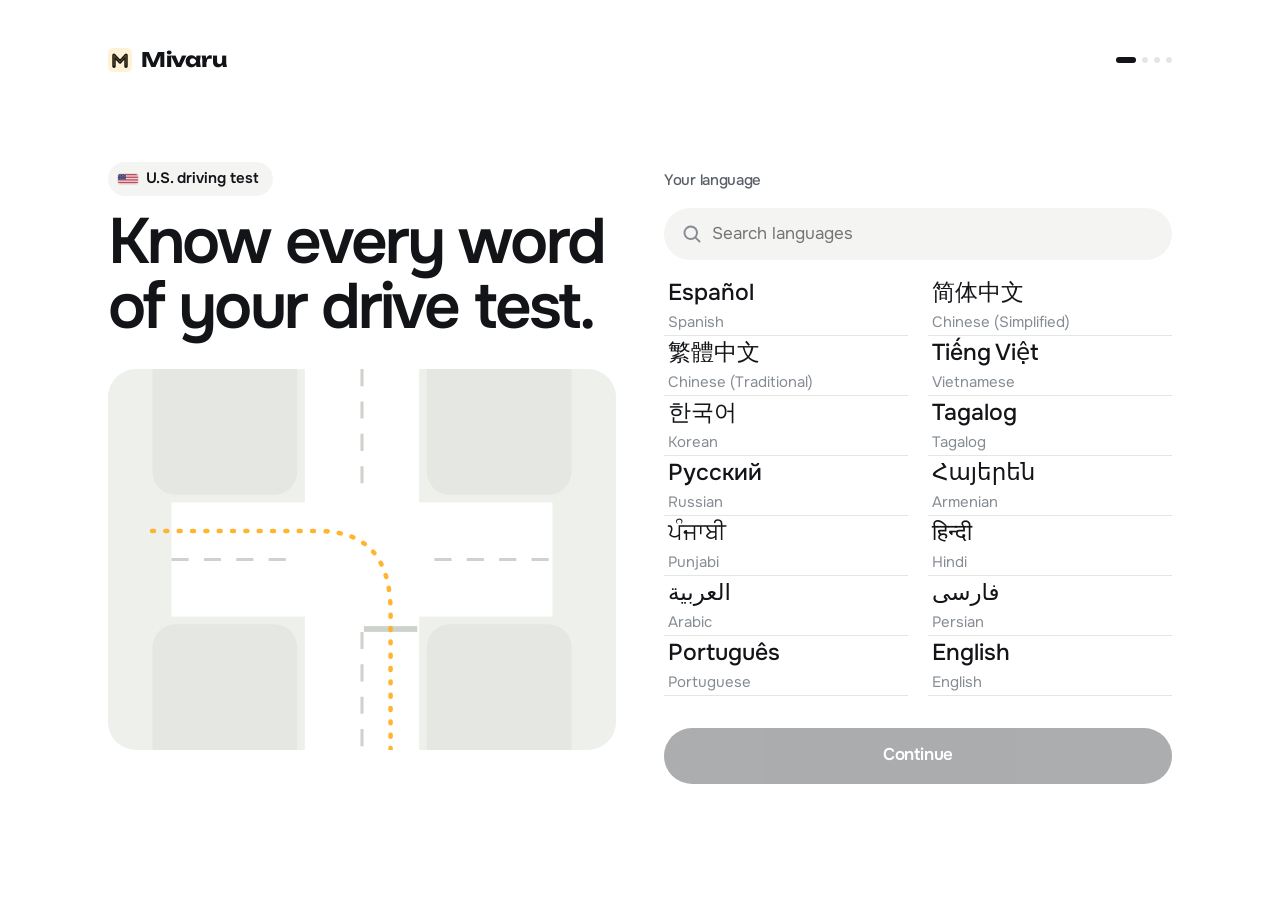
<file: index.html>
<!doctype html>
<html lang="en" dir="ltr">
<head>
<meta charset="utf-8">
<meta name="viewport" content="width=device-width, initial-scale=1, viewport-fit=cover">
<title>Mivaru</title>
<meta name="description" content="Learn the English your driving examiner will say, in your own language. Listen, tap, and speak every command before your drive test.">
<meta name="theme-color" content="#FFFFFF" media="(prefers-color-scheme: light)">
<meta name="theme-color" content="#0E1012" media="(prefers-color-scheme: dark)">
<meta name="apple-mobile-web-app-capable" content="yes">
<meta name="mobile-web-app-capable" content="yes">
<meta name="apple-mobile-web-app-status-bar-style" content="default">
<meta name="apple-mobile-web-app-title" content="Mivaru">
<meta property="og:title" content="Mivaru">
<meta property="og:description" content="The English of your drive test, in your language.">
<meta property="og:image" content="icons/og.png">
<link rel="manifest" href="manifest.webmanifest">
<link rel="icon" href="icons/icon.svg" type="image/svg+xml">
<link rel="apple-touch-icon" href="icons/apple-touch-icon.png">
<link rel="preconnect" href="https://fonts.googleapis.com">
<link rel="preconnect" href="https://fonts.gstatic.com" crossorigin>
<link rel="stylesheet" href="https://fonts.googleapis.com/css2?family=Onest:wght@400;500;600;700&display=swap">
<link rel="stylesheet" href="css/app.css">
</head>
<body>
<div id="app" aria-live="polite"></div>
<noscript><p style="padding:24px;font-family:system-ui">Mivaru needs JavaScript to run.</p></noscript>
<script type="module" src="js/app.js"></script>
</body>
</html>
</file>
<file: css/app.css>
/* Mivaru
   Layout: one column, phone first (max 560px), content left-aligned; the road scene is the only big visual.
   One accent (signal amber) marks "you are here" and the main action. Green and red are only for right and wrong. */
:root {
  --bg: #FFFFFF;
  --surface: #F4F5F3;
  --surface-2: #ECEEEA;
  --line: #E3E6E2;
  --ink: #121417;
  --ink-2: #5A6068;
  --ink-3: #868C94;
  --accent: #FFB224;
  --accent-press: #E89B0C;
  --on-accent: #121417;
  --good: #16884A;
  --good-bg: #E7F5EC;
  --bad: #D63B40;
  --bad-bg: #FCEBEB;
  --glass: rgba(255, 255, 255, .74);
  --glass-edge: rgba(255, 255, 255, .92);
  --shadow: 0 1px 2px rgba(18, 20, 23, .06), 0 12px 32px rgba(18, 20, 23, .10);
  --sc-ground: #EEF0EC;
  --sc-block: #E4E7E2;
  --sc-road: #FFFFFF;
  --sc-paint: #CDD2CB;
  --sc-curb: #C2C8C0;
  --sc-glass: rgba(18, 20, 23, .45);
  --sc-tree: #C8D2C0;
  --font: var(--font-native, 'Onest'), 'Onest', system-ui, -apple-system, 'Segoe UI', sans-serif;
  --font-en: 'Onest', system-ui, -apple-system, 'Segoe UI', sans-serif;
  --r-sm: 12px;
  --r-md: 18px;
  --r-lg: 28px;
  --ease: cubic-bezier(.2, .8, .2, 1);
  --t-xs: 13px; --t-sm: 15px; --t-md: 17px; --t-lg: 22px; --t-xl: 30px; --t-2xl: 44px;
}
@media (prefers-color-scheme: dark) { :root:not([data-theme="light"]) {
  --bg: #0E1012; --surface: #181B1E; --surface-2: #202429; --line: #2A2F34;
  --ink: #F2F3F4; --ink-2: #A3A9B0; --ink-3: #737A82;
  --accent: #FFB224; --accent-press: #FFC552; --on-accent: #121417;
  --good: #3DD68C; --good-bg: #10291B; --bad: #FF6B70; --bad-bg: #331416;
  --glass: rgba(24, 27, 30, .7); --glass-edge: rgba(255, 255, 255, .1);
  --shadow: 0 1px 2px rgba(0, 0, 0, .4), 0 12px 32px rgba(0, 0, 0, .45);
  --sc-ground: #14171A; --sc-block: #1A1D21; --sc-road: #262A2F; --sc-paint: #3B4148; --sc-curb: #4A5058; --sc-glass: rgba(0, 0, 0, .5); --sc-tree: #1E2520;
  color-scheme: dark;
} }
:root[data-theme="dark"] {
  --bg: #0E1012; --surface: #181B1E; --surface-2: #202429; --line: #2A2F34;
  --ink: #F2F3F4; --ink-2: #A3A9B0; --ink-3: #737A82;
  --accent: #FFB224; --accent-press: #FFC552; --on-accent: #121417;
  --good: #3DD68C; --good-bg: #10291B; --bad: #FF6B70; --bad-bg: #331416;
  --glass: rgba(24, 27, 30, .7); --glass-edge: rgba(255, 255, 255, .1);
  --shadow: 0 1px 2px rgba(0, 0, 0, .4), 0 12px 32px rgba(0, 0, 0, .45);
  --sc-ground: #14171A; --sc-block: #1A1D21; --sc-road: #262A2F; --sc-paint: #3B4148; --sc-curb: #4A5058; --sc-glass: rgba(0, 0, 0, .5); --sc-tree: #1E2520;
  color-scheme: dark;
}

* { box-sizing: border-box; -webkit-tap-highlight-color: transparent; }
html, body { height: 100%; }
body {
  margin: 0; background: var(--bg); color: var(--ink);
  font: 400 var(--t-md)/1.45 var(--font);
  -webkit-font-smoothing: antialiased; text-rendering: optimizeLegibility;
  overscroll-behavior-y: none;
}
body::before { content: ""; position: fixed; inset: 0 0 auto; height: env(safe-area-inset-top, 0px); z-index: 30; background: var(--bg); }
button, input { font: inherit; color: inherit; }
button { cursor: pointer; border: 0; background: none; padding: 0; }
:focus-visible { outline: 3px solid var(--accent); outline-offset: 2px; border-radius: 10px; }
h1, h2, h3, p { margin: 0; }
h1, h2 { text-wrap: balance; letter-spacing: -.02em; }
.en { font-family: var(--font-en); }
[dir="rtl"] [lang="en"] { direction: ltr; unicode-bidi: isolate; text-align: left; }
[dir="rtl"] .options [lang="en"], [dir="rtl"] .pair[lang="en"] { text-align: left; }
[hidden] { display: none !important; }
.sr { position: absolute; width: 1px; height: 1px; overflow: hidden; clip: rect(0 0 0 0); white-space: nowrap; }

#app { min-height: 100%; }
.view {
  max-width: 560px; margin: 0 auto; min-height: 100dvh;
  padding-left: max(20px, env(safe-area-inset-left, 0px));
  padding-right: max(20px, env(safe-area-inset-right, 0px));
  padding-block: calc(16px + env(safe-area-inset-top, 0px)) calc(24px + env(safe-area-inset-bottom, 0px));
  display: flex; flex-direction: column;
  animation: viewIn .32s var(--ease);
}
@keyframes viewIn { from { opacity: 0; transform: translateY(8px); } }
.view.has-tabs { padding-bottom: calc(110px + env(safe-area-inset-bottom, 0px)); }

/* ---------- Buttons ---------- */
.btn {
  min-height: 56px; border-radius: 28px; padding: 0 24px;
  display: inline-flex; align-items: center; justify-content: center; gap: 10px;
  font-weight: 600; font-size: var(--t-md); letter-spacing: -.01em;
  transition: transform .12s var(--ease), background-color .2s, opacity .2s;
  user-select: none;
}
.btn:active { transform: scale(.98); }
.btn-primary { background: var(--ink); color: var(--bg); }
.btn-accent { background: var(--accent); color: var(--on-accent); }
.btn-accent:active { background: var(--accent-press); }
.btn-ghost { background: var(--surface); color: var(--ink); }
.btn-good { background: var(--good); color: #fff; }
.btn-bad { background: var(--bad); color: #fff; }
.btn-block { width: 100%; }
.btn[aria-disabled="true"] { opacity: .35; }
.icon-btn {
  width: 44px; height: 44px; border-radius: 22px; display: inline-flex; align-items: center; justify-content: center;
  color: var(--ink-2); transition: background-color .2s;
}
.icon-btn:hover { background: var(--surface); }
.link { color: var(--ink); text-decoration: underline; text-underline-offset: 3px; text-decoration-thickness: 1px; }
.text-btn { color: var(--ink-2); font-weight: 500; min-height: 44px; padding: 0 8px; }

/* ---------- Top bars ---------- */
.bar { display: flex; align-items: center; justify-content: space-between; gap: 12px; min-height: 48px; }
@font-face { font-family: 'Unbounded'; src: url('../fonts/unbounded-700.woff2') format('woff2'); font-weight: 700; font-display: swap; }
.brand { display: flex; align-items: center; gap: 9px; font: 700 20px/1 'Unbounded', var(--font-en); letter-spacing: -.02em; }
.chips { display: flex; gap: 8px; }
.chip {
  height: 36px; padding: 0 14px; border-radius: 18px; display: inline-flex; align-items: center; gap: 6px;
  font-size: 14px; font-weight: 600; background: var(--surface); color: var(--ink);
}
.chip svg { color: var(--accent); }
.glass {
  background: var(--glass);
  -webkit-backdrop-filter: blur(22px) saturate(1.7); backdrop-filter: blur(22px) saturate(1.7);
  border: 1px solid var(--glass-edge); box-shadow: var(--shadow);
}

/* ---------- Home ---------- */
.home { position: relative; padding: 0; max-width: none; }
.home-scene { position: fixed; inset: 0; z-index: 0; overflow: hidden; background: var(--sc-ground); }
.home-scene svg { position: absolute; inset: 0; width: 100%; height: 100%; overflow: visible; }
.home-scene[data-part="dusk"] { --sc-ground: #F1EEE8; --sc-block: #E8E3DA; }
.home-ui {
  position: relative; z-index: 1; max-width: 560px; margin: 0 auto; min-height: 100dvh;
  padding-left: max(14px, env(safe-area-inset-left, 0px)); padding-right: max(14px, env(safe-area-inset-right, 0px));
  padding-block: calc(14px + env(safe-area-inset-top, 0px)) calc(104px + env(safe-area-inset-bottom, 0px));
  display: flex; flex-direction: column; gap: 12px;
}
.home-ui .chip { background: var(--glass); -webkit-backdrop-filter: blur(20px); backdrop-filter: blur(20px); border: 1px solid var(--glass-edge); }
.route { border-radius: 22px; padding: 14px 16px; display: flex; flex-direction: column; gap: 10px; }
.track { display: flex; align-items: center; }
.track .stop { width: 9px; height: 9px; border-radius: 50%; background: var(--ink-3); opacity: .4; flex: none; }
.track .stop.done { background: var(--ink); opacity: 1; }
.track .stop.now { width: 18px; height: 18px; background: var(--accent); opacity: 1; box-shadow: 0 0 0 5px color-mix(in srgb, var(--accent) 30%, transparent); }
.track .seg { flex: 1; height: 2px; background: var(--ink-3); opacity: .3; }
.track .seg.done { background: var(--ink); opacity: 1; }
.track .goal { width: 14px; height: 14px; border-radius: 4px; border: 2px solid var(--ink-3); flex: none; }
.track .goal.done { background: var(--ink); border-color: var(--ink); }
.route-meta { display: flex; justify-content: space-between; gap: 12px; font-size: var(--t-sm); color: var(--ink-2); }
.route-meta b { color: var(--ink); font-weight: 600; }
.spacer { flex: 1; }
.lesson-card { border-radius: 32px; padding: 22px; display: flex; flex-direction: column; gap: 4px; }
.lesson-card .card-row { display: flex; align-items: center; justify-content: space-between; gap: 12px; }
.kicker { font-size: var(--t-sm); color: var(--ink-2); font-weight: 500; display: flex; align-items: center; gap: 6px; }
.play-big {
  width: 56px; height: 56px; border-radius: 50%; background: var(--accent); color: var(--on-accent);
  display: inline-flex; align-items: center; justify-content: center; flex: none;
  transition: transform .12s var(--ease);
}
.play-big:active { transform: scale(.94); }
.play-big.playing { animation: pulse 1s var(--ease) infinite; }
@keyframes pulse { 50% { box-shadow: 0 0 0 10px color-mix(in srgb, var(--accent) 25%, transparent); } }
.cmd { font: 600 clamp(32px, 9.5vw, 46px)/1.04 var(--font-en); letter-spacing: -.045em; margin-top: 8px; }
.cmd-tr { font-size: var(--t-lg); color: var(--ink-2); margin: 8px 0 16px; line-height: 1.3; }
.quick { display: grid; grid-template-columns: repeat(2, minmax(0, 1fr)); gap: 10px; }
.quick button { border-radius: 22px; padding: 14px 16px; min-height: 64px; display: flex; align-items: center; gap: 10px; font-weight: 600; font-size: var(--t-sm); text-align: start; }
.quick svg { flex: none; color: var(--ink-2); }

/* ---------- Tabs ---------- */
.tabs {
  position: fixed; z-index: 20; left: 50%; transform: translateX(-50%);
  bottom: calc(18px + env(safe-area-inset-bottom, 0px));
  height: 64px; border-radius: 32px; padding: 0 8px; display: flex; align-items: center; gap: 4px;
}
.tab {
  height: 50px; min-width: 76px; border-radius: 25px; display: flex; flex-direction: column; align-items: center; justify-content: center; gap: 2px;
  font-size: 11px; font-weight: 600; color: var(--ink-3);
}
.tab[aria-current="page"] { background: color-mix(in srgb, var(--ink) 8%, transparent); color: var(--ink); }

/* ---------- Onboarding ---------- */
.onb { gap: 24px; }
.onb-hero { display: flex; flex-direction: column; gap: 14px; padding-top: 8vh; }
.onb-hero h1 { font: 600 clamp(36px, 10vw, 52px)/1.02 var(--font-en); letter-spacing: -.045em; }
.onb-hero .tr { font-size: var(--t-lg); color: var(--ink-2); line-height: 1.3; }
.onb-scene { height: 200px; border-radius: var(--r-lg); overflow: hidden; background: var(--sc-ground); }
.onb-scene svg { width: 100%; height: 100%; }
.search { position: relative; }
.search input {
  width: 100%; height: 52px; border-radius: 26px; border: 0; background: var(--surface); padding: 0 18px 0 48px; font-size: var(--t-md);
}
[dir="rtl"] .search input { padding: 0 48px 0 18px; }
.search svg { position: absolute; inset-inline-start: 18px; top: 50%; transform: translateY(-50%); color: var(--ink-3); }
.lang-list { display: flex; flex-direction: column; }
.lang {
  min-height: 60px; display: flex; align-items: center; justify-content: space-between; gap: 12px;
  border-bottom: 1px solid var(--line); text-align: start; padding: 0 4px;
}
.lang .native { font-size: var(--t-lg); font-weight: 500; }
.lang .eng { font-size: var(--t-sm); color: var(--ink-3); }
.lang[aria-pressed="true"] .tick { opacity: 1; transform: scale(1); }
.tick { width: 28px; height: 28px; border-radius: 50%; background: var(--ink); color: var(--bg); display: flex; align-items: center; justify-content: center; opacity: 0; transform: scale(.6); transition: .2s var(--ease); }
.sticky-foot {
  position: sticky; bottom: 0; margin-top: auto; padding-top: 16px;
  padding-bottom: calc(8px + env(safe-area-inset-bottom, 0px));
  background: linear-gradient(to top, var(--bg) 70%, transparent);
  display: flex; flex-direction: column; gap: 10px;
}
.field input {
  width: 100%; height: 60px; border-radius: 20px; border: 1.5px solid var(--line); background: var(--bg); padding: 0 18px; font-size: var(--t-lg);
}
.field input:focus { border-color: var(--ink); outline: none; }
.agree { display: flex; align-items: flex-start; gap: 12px; font-size: var(--t-sm); color: var(--ink-2); padding: 8px 0; }
.agree input { width: 24px; height: 24px; accent-color: var(--ink); flex: none; margin: 0; }
.hint-err { color: var(--bad); font-size: var(--t-sm); min-height: 1.4em; }
.mic-hero { width: 120px; height: 120px; border-radius: 50%; background: var(--surface); display: flex; align-items: center; justify-content: center; color: var(--ink); margin: 6vh 0 8px; }
.mic-hero svg { width: 48px; height: 48px; }
.onb-title { font: 600 var(--t-xl)/1.1 var(--font); letter-spacing: -.03em; }
.onb-body { color: var(--ink-2); font-size: var(--t-md); max-width: 36ch; }
.dots { display: flex; gap: 6px; }
.dots i { width: 6px; height: 6px; border-radius: 3px; background: var(--line); transition: .3s var(--ease); }
.dots i.on { width: 20px; background: var(--ink); }

/* ---------- Lesson ---------- */
.lesson { gap: 18px; }
.lesson-top { display: flex; align-items: center; gap: 10px; }
.meter { flex: 1; height: 8px; border-radius: 4px; background: var(--surface-2); overflow: hidden; }
.meter i { display: block; height: 100%; background: var(--ink); border-radius: 4px; transition: width .5s var(--ease); }
.prompt { font: 600 var(--t-lg)/1.25 var(--font); letter-spacing: -.02em; }
.audio-row { display: flex; align-items: center; gap: 12px; }
.play-sm { width: 44px; height: 44px; border-radius: 22px; background: var(--surface); color: var(--ink); display: inline-flex; align-items: center; justify-content: center; }
.en-line { font: 600 var(--t-xl)/1.15 var(--font-en); letter-spacing: -.03em; }
.en-line.hidden-text { color: transparent; background: var(--surface); border-radius: 10px; user-select: none; }
.reveal { color: var(--ink-3); font-size: var(--t-sm); min-height: 32px; }
.stage-visual { border-radius: var(--r-lg); overflow: hidden; background: var(--sc-ground); aspect-ratio: 16 / 10; max-width: 100%; }
.stage-visual svg { width: 100%; height: 100%; }
.options { display: flex; flex-direction: column; gap: 10px; }
.opt {
  min-height: 60px; border-radius: var(--r-md); border: 1.5px solid var(--line); padding: 14px 18px; text-align: start;
  font-size: var(--t-md); line-height: 1.3; transition: border-color .15s, background-color .15s, transform .12s var(--ease);
  background: var(--bg);
}
.opt:active { transform: scale(.99); }
.opt[aria-pressed="true"] { border-color: var(--ink); background: var(--surface); }
.opt.is-good { border-color: var(--good); background: var(--good-bg); color: var(--ink); }
.opt.is-bad { border-color: var(--bad); background: var(--bad-bg); }
.grid-2 { display: grid; grid-template-columns: repeat(2, minmax(0, 1fr)); gap: 10px; }
.vopt {
  aspect-ratio: 1; border-radius: var(--r-md); border: 1.5px solid var(--line); background: var(--sc-ground); overflow: hidden; padding: 0;
  transition: border-color .15s, transform .12s var(--ease), box-shadow .15s; position: relative;
}
.vopt svg.scene { width: 100%; height: 100%; display: block; }
.vopt[aria-pressed="true"] { border-color: var(--ink); box-shadow: 0 0 0 2px var(--ink); }
.vopt.is-good { border-color: var(--good); box-shadow: 0 0 0 3px var(--good); }
.vopt.is-bad { border-color: var(--bad); box-shadow: 0 0 0 3px var(--bad); opacity: .7; }
.icon-tile { width: 100%; height: 100%; display: flex; align-items: center; justify-content: center; color: var(--ink); background: var(--surface); }
.vopt .mark-badge { position: absolute; top: 8px; inset-inline-end: 8px; width: 28px; height: 28px; border-radius: 14px; display: flex; align-items: center; justify-content: center; color: #fff; }
.blink { animation: blink 1s steps(2) infinite; }
@keyframes blink { 50% { opacity: 0; } }

.build-answer { min-height: 116px; border-bottom: 1.5px solid var(--line); display: flex; flex-wrap: wrap; align-content: flex-start; gap: 8px; padding: 6px 0 14px; }
.bank { display: flex; flex-wrap: wrap; gap: 8px; justify-content: center; }
.word {
  min-height: 48px; padding: 0 16px; border-radius: 14px; border: 1.5px solid var(--line); background: var(--bg);
  font: 500 var(--t-md) var(--font-en); box-shadow: 0 2px 0 var(--line); transition: transform .12s var(--ease), opacity .15s;
}
.word:active { transform: translateY(1px); box-shadow: 0 1px 0 var(--line); }
.word.used { opacity: .25; pointer-events: none; box-shadow: none; }

.speak-zone { display: flex; flex-direction: column; align-items: center; gap: 14px; padding: 12px 0; }
.mic-btn {
  width: 112px; height: 112px; border-radius: 50%; background: var(--ink); color: var(--bg);
  display: flex; align-items: center; justify-content: center; position: relative;
  transition: transform .12s var(--ease), background-color .2s;
}
.mic-btn:active { transform: scale(.96); }
.mic-btn.on { background: var(--accent); color: var(--on-accent); }
.mic-btn.on::before, .mic-btn.on::after {
  content: ""; position: absolute; inset: -10px; border-radius: 50%; border: 2px solid var(--accent); animation: ring 1.4s var(--ease) infinite;
}
.mic-btn.on::after { animation-delay: .7s; }
@keyframes ring { from { transform: scale(.9); opacity: 1; } to { transform: scale(1.35); opacity: 0; } }
.mic-label { color: var(--ink-2); font-size: var(--t-sm); min-height: 1.4em; text-align: center; }
.marks { display: flex; flex-wrap: wrap; gap: 6px 8px; font: 600 var(--t-xl)/1.2 var(--font-en); letter-spacing: -.02em; }
.marks .ok { color: var(--good); }
.marks .miss { color: var(--bad); text-decoration: underline wavy; text-decoration-thickness: 2px; text-underline-offset: 5px; }

.pairs { display: grid; grid-template-columns: repeat(2, minmax(0, 1fr)); gap: 10px; }
.pairs .col { display: flex; flex-direction: column; gap: 10px; }
.pair {
  min-height: 72px; border-radius: var(--r-md); border: 1.5px solid var(--line); background: var(--bg); padding: 10px 12px; font-size: var(--t-sm); line-height: 1.25; text-align: start;
  transition: .15s var(--ease);
}
.pair.en { font-weight: 600; }
.pair[aria-pressed="true"] { border-color: var(--ink); background: var(--surface); }
.pair.matched { opacity: .25; pointer-events: none; border-style: dashed; }
.pair.wrong { border-color: var(--bad); background: var(--bad-bg); animation: shake .3s; }
@keyframes shake { 25% { transform: translateX(-4px); } 75% { transform: translateX(4px); } }

.lesson-foot { margin-top: auto; padding-top: 12px; display: flex; flex-direction: column; gap: 8px; }
.feedback {
  position: fixed; left: 0; right: 0; bottom: 0; z-index: 40;
  padding: 20px max(20px, env(safe-area-inset-right, 0px)) calc(20px + env(safe-area-inset-bottom, 0px)) max(20px, env(safe-area-inset-left, 0px));
  border-radius: 28px 28px 0 0; transform: translateY(105%); transition: transform .38s var(--ease);
  display: flex; justify-content: center;
}
.feedback.show { transform: none; }
.feedback .inner { width: 100%; max-width: 520px; display: flex; flex-direction: column; gap: 14px; }
.feedback.good { background: var(--good-bg); }
.feedback.bad { background: var(--bad-bg); }
.fb-head { display: flex; align-items: center; gap: 12px; }
.fb-icon { width: 36px; height: 36px; border-radius: 50%; display: flex; align-items: center; justify-content: center; color: #fff; flex: none; }
.good .fb-icon { background: var(--good); }
.bad .fb-icon { background: var(--bad); }
.fb-title { font: 700 var(--t-lg)/1.1 var(--font); }
.good .fb-title { color: var(--good); }
.bad .fb-title { color: var(--bad); }
.fb-body { display: flex; flex-direction: column; gap: 2px; padding-inline-start: 48px; }
.fb-body .en { font-weight: 600; }
.fb-body .tr { color: var(--ink-2); font-size: var(--t-sm); }

/* ---------- Done ---------- */
.done { align-items: stretch; justify-content: center; gap: 28px; text-align: start; }
.done-title { font: 600 var(--t-2xl)/1 var(--font); letter-spacing: -.04em; }
.stats { display: grid; grid-template-columns: repeat(3, minmax(0, 1fr)); gap: 10px; }
.stat { background: var(--surface); border-radius: var(--r-md); padding: 14px; display: flex; flex-direction: column; gap: 4px; }
.stat span { font-size: var(--t-xs); color: var(--ink-2); }
.stat b { font: 600 var(--t-lg) var(--font-en); font-variant-numeric: tabular-nums; }
.done-visual { height: 180px; border-radius: var(--r-lg); overflow: hidden; background: var(--sc-ground); }
.done-visual svg { width: 100%; height: 100%; }

/* ---------- Pages ---------- */
.page-title { font: 600 var(--t-xl)/1.1 var(--font); letter-spacing: -.03em; }
.section-label { font-size: var(--t-sm); color: var(--ink-2); font-weight: 500; margin-top: 8px; }
.list { display: flex; flex-direction: column; border-radius: var(--r-md); background: var(--surface); overflow: hidden; }
.row {
  min-height: 56px; display: flex; align-items: center; justify-content: space-between; gap: 12px;
  padding: 10px 16px; text-align: start; border-bottom: 1px solid var(--line); width: 100%;
}
.list > :last-child { border-bottom: 0; }
.row .val { color: var(--ink-2); font-size: var(--t-sm); display: flex; align-items: center; gap: 6px; }
.seg-ctl { display: grid; grid-template-columns: repeat(3, minmax(0, 1fr)); gap: 4px; background: var(--surface); padding: 4px; border-radius: 16px; }
.seg-ctl button { min-height: 44px; border-radius: 12px; font-weight: 600; font-size: var(--t-sm); color: var(--ink-2); }
.seg-ctl button[aria-pressed="true"] { background: var(--bg); color: var(--ink); box-shadow: var(--shadow); }
.switch { width: 52px; height: 32px; border-radius: 16px; background: var(--surface-2); position: relative; flex: none; transition: background-color .2s; }
.switch::after { content: ""; position: absolute; top: 3px; inset-inline-start: 3px; width: 26px; height: 26px; border-radius: 50%; background: #fff; box-shadow: 0 1px 3px rgba(0,0,0,.2); transition: transform .2s var(--ease); }
.switch[aria-checked="true"] { background: var(--good); }
.switch[aria-checked="true"]::after { transform: translateX(20px); }
[dir="rtl"] .switch[aria-checked="true"]::after { transform: translateX(-20px); }
select.select { appearance: none; background: transparent; border: 0; color: var(--ink-2); font: inherit; font-size: var(--t-sm); text-align: end; max-width: 55vw; }
.stage-list { display: flex; flex-direction: column; gap: 10px; }
.stage-row { display: flex; align-items: center; gap: 14px; padding: 14px; border-radius: var(--r-md); background: var(--surface); text-align: start; width: 100%; }
.stage-row .ico { width: 48px; height: 48px; border-radius: 14px; background: var(--bg); display: flex; align-items: center; justify-content: center; color: var(--ink); flex: none; }
.stage-row .ico svg { width: 30px; height: 30px; }
.stage-row.locked { opacity: .5; }
.stage-row .grow { flex: 1; min-width: 0; display: flex; flex-direction: column; gap: 2px; }
.stage-row .sub { font-size: var(--t-xs); color: var(--ink-2); }
.phr { display: flex; align-items: flex-start; gap: 12px; padding: 14px 0; border-bottom: 1px solid var(--line); }
.phr .txt { flex: 1; min-width: 0; display: flex; flex-direction: column; gap: 2px; }
.phr .en { font-weight: 600; }
.phr .tr { color: var(--ink-2); font-size: var(--t-sm); }
.empty { color: var(--ink-2); padding: 24px 0; }
.big-stats { display: grid; grid-template-columns: repeat(2, minmax(0, 1fr)); gap: 10px; }
.big-stats .stat b { font-size: var(--t-xl); }
.legal { font-size: var(--t-sm); line-height: 1.6; color: var(--ink); max-width: 68ch; }
.legal h1 { font: 600 var(--t-xl)/1.1 var(--font-en); margin-bottom: 4px; }
.legal h2 { font: 600 var(--t-md) var(--font-en); margin: 22px 0 6px; }
.legal p { margin: 0 0 10px; color: var(--ink-2); }
.legal .legal-meta { color: var(--ink-3); }

/* ---------- Sheet / toast ---------- */
.scrim { position: fixed; inset: 0; z-index: 50; background: rgba(0, 0, 0, .32); display: flex; align-items: flex-end; justify-content: center; animation: fade .2s; }
@keyframes fade { from { opacity: 0; } }
.sheet {
  width: 100%; max-width: 560px; background: var(--bg); border-radius: 28px 28px 0 0;
  padding: 24px max(22px, env(safe-area-inset-right, 0px)) calc(22px + env(safe-area-inset-bottom, 0px)) max(22px, env(safe-area-inset-left, 0px));
  display: flex; flex-direction: column; gap: 14px; animation: up .3s var(--ease); max-height: 88dvh; overflow: auto;
}
@keyframes up { from { transform: translateY(40px); opacity: 0; } }
.sheet h2 { font: 600 var(--t-lg) var(--font); }
.sheet p { color: var(--ink-2); }
.toast {
  position: fixed; left: 50%; transform: translateX(-50%); top: calc(16px + env(safe-area-inset-top, 0px)); z-index: 60;
  background: var(--ink); color: var(--bg); padding: 12px 18px; border-radius: 22px; font-size: var(--t-sm); font-weight: 500;
  box-shadow: var(--shadow); animation: fade .2s; max-width: calc(100% - 32px);
}
.offline-pill { position: fixed; top: calc(10px + env(safe-area-inset-top, 0px)); left: 50%; transform: translateX(-50%); z-index: 45; font-size: var(--t-xs); background: var(--surface-2); color: var(--ink-2); padding: 6px 12px; border-radius: 14px; }

/* ---------- Exam ---------- */
.exam-stats { display: grid; grid-template-columns: repeat(2, minmax(0, 1fr)); gap: 10px; }
.exam-stats .stat b.warn { color: var(--bad); }

/* ---------- Wide screens ---------- */
@media (min-width: 900px) {
  .home-ui { padding-top: calc(28px + env(safe-area-inset-top, 0px)); }
  .lesson-card { padding: 28px; }
  .view { padding-block: 32px; }
}
@media (prefers-reduced-motion: reduce) {
  *, *::before, *::after { animation-duration: .001ms !important; animation-iteration-count: 1 !important; transition-duration: .001ms !important; }
}

.inline-input { border: 0; background: transparent; text-align: end; color: var(--ink-2); font-size: var(--t-sm); max-width: 55%; min-height: 40px; padding: 0; }
.inline-input:focus { outline: none; color: var(--ink); }

/* U.S. label */
.flag { display: inline-block; border-radius: 2.5px; box-shadow: 0 0 0 1px rgba(0,0,0,.08); flex: none; vertical-align: middle; }
.us-pill { align-self: flex-start; display: inline-flex; align-items: center; gap: 8px; height: 34px; padding: 0 14px 0 10px; border-radius: 17px; background: var(--surface); font-size: var(--t-sm); font-weight: 600; color: var(--ink); }
.brand .flag { margin-inline-start: 2px; }
.route-foot { display: flex; align-items: center; gap: 8px; padding-top: 10px; border-top: 1px solid color-mix(in srgb, var(--ink) 8%, transparent); font-size: var(--t-xs); color: var(--ink-2); }

/* Minimal home */
.step-pill { height: 36px; padding: 0 12px; border-radius: 18px; display: inline-flex; align-items: center; gap: 10px; font: 600 13px var(--font-en); color: var(--ink-2); font-variant-numeric: tabular-nums; }
.mini-track { display: inline-flex; gap: 4px; align-items: center; }
.mini-track i { width: 6px; height: 6px; border-radius: 3px; background: color-mix(in srgb, var(--ink) 18%, transparent); transition: .3s var(--ease); }
.mini-track i.done { background: var(--ink); }
.mini-track i.now { width: 16px; background: var(--accent); }
.lesson-card .kicker { align-self: flex-start; min-height: 32px; padding: 0; color: var(--ink-2); font-size: var(--t-sm); font-weight: 500; }
.cmd-row { display: flex; align-items: flex-start; justify-content: space-between; gap: 14px; }
.cmd-row .cmd { margin-top: 2px; flex: 1; min-width: 0; }
.cmd-row .play-big { margin-top: 4px; }
.home-ui { padding-bottom: calc(100px + env(safe-area-inset-bottom, 0px)); }
.home-scene { background: var(--sc-ground); }

/* Light illustration above exercises */
.hero-visual { height: 132px; border-radius: 24px; overflow: hidden; background: var(--sc-ground); display: flex; align-items: center; justify-content: center; flex: none; }
.hero-visual svg.scene { width: 100%; height: 100%; }
.hero-visual.is-icon { color: var(--ink); background: var(--surface); }
.hero-visual.is-icon svg { opacity: .9; }
.icon-tile { background: var(--surface); }
.vopt { background: var(--sc-ground); border-color: transparent; }
.vopt[aria-pressed="true"] { border-color: var(--ink); }

.hero-visual { position: relative; }
.hero-visual + .audio-row { margin-top: -74px; padding-inline-start: 12px; position: relative; z-index: 1; height: 62px; }
.hero-visual + .audio-row .play-sm { background: var(--bg); box-shadow: var(--shadow); }

/* ---------- Hear it, do it ---------- */
.pblock { display: flex; flex-direction: column; gap: 6px; }
.pb-en { font: 600 var(--t-lg)/1.2 var(--font-en); letter-spacing: -.02em; }
.pb-say { font-size: var(--t-md); color: var(--ink); background: var(--surface); border-radius: 14px; padding: 10px 12px; display: flex; flex-direction: column; gap: 2px; }
.pb-label { font-size: var(--t-xs); color: var(--ink-3); font-weight: 600; }
.pb-tr { color: var(--ink-2); font-size: var(--t-md); }
.reveal-btn { align-self: flex-start; min-height: 40px; padding: 0 14px; border-radius: 20px; background: var(--surface); color: var(--ink-2); font-weight: 600; font-size: var(--t-sm); display: inline-flex; align-items: center; gap: 6px; }
.timebar { height: 6px; border-radius: 3px; background: var(--surface-2); overflow: hidden; }
.timebar i { display: block; height: 100%; width: 100%; background: var(--accent); }
.say { color: var(--ink); font-size: var(--t-sm); opacity: .85; }
.fb-body .say { font-size: var(--t-sm); }
.drive-btn { border-radius: 24px; min-height: 60px; padding: 0 18px; display: flex; align-items: center; gap: 12px; font-weight: 600; font-size: var(--t-md); color: var(--ink); }
.drive-btn span { flex: 1; text-align: start; }
.feature { display: flex; align-items: center; gap: 14px; padding: 16px; border-radius: var(--r-md); background: var(--ink); color: var(--bg); text-align: start; width: 100%; }
.feature .grow { flex: 1; min-width: 0; display: flex; flex-direction: column; gap: 2px; }
.feature .sub { font-size: var(--t-xs); opacity: .75; }
.feature-ico { width: 44px; height: 44px; border-radius: 14px; background: var(--accent); color: var(--on-accent); display: flex; align-items: center; justify-content: center; flex: none; }
.row-l { display: flex; gap: 12px; align-items: center; }
.checks { list-style: none; margin: 0; padding: 0; display: flex; flex-direction: column; border-radius: var(--r-md); background: var(--surface); }
.checks li { display: flex; gap: 12px; align-items: flex-start; padding: 12px 16px; border-bottom: 1px solid var(--line); font-size: var(--t-sm); line-height: 1.4; }
.checks li:last-child { border-bottom: 0; }
.checks li svg { color: var(--good); flex: none; margin-top: 1px; }
.err-label { font-size: var(--t-xs); font-weight: 700; color: var(--bad); }
.err-label.crit::after { content: " ●"; }
.done-title.pass { color: var(--good); }
.done-title.fail { color: var(--bad); }
.stat b.okc { color: var(--good); }
.stat b.warn { color: var(--bad); }

/* ---------- Drive test ---------- */
.drv { position: fixed; inset: 0; background: #DCE8F2; color: #121417; overflow: hidden; touch-action: none; user-select: none; -webkit-user-select: none; color-scheme: light; }
.drv-gl { position: absolute; inset: 0; width: 100%; height: 100%; display: block; }
.drv-top { position: absolute; left: 0; right: 0; top: calc(10px + env(safe-area-inset-top, 0px)); display: flex; gap: 8px; justify-content: center; padding: 0 max(12px, env(safe-area-inset-right, 0px)) 0 max(12px, env(safe-area-inset-left, 0px)); }
.drv-chip { height: 36px; padding: 0 12px; border-radius: 18px; display: inline-flex; align-items: center; gap: 6px; font: 600 14px var(--font-en); font-variant-numeric: tabular-nums; background: rgba(255,255,255,.82); -webkit-backdrop-filter: blur(16px); backdrop-filter: blur(16px); border: 1px solid rgba(255,255,255,.95); color: #121417; }
.drv-chip:first-child { margin-inline-end: auto; width: 36px; padding: 0; justify-content: center; }
.drv-chip .dot { width: 8px; height: 8px; border-radius: 4px; background: #D63B40; }
.drv-chip.bump { animation: bump .5s var(--ease); background: #FCEBEB; }
@keyframes bump { 30% { transform: scale(1.12); } }
.drv-voice { position: absolute; top: calc(58px + env(safe-area-inset-top, 0px)); left: 50%; transform: translateX(-50%); display: flex; gap: 4px; height: 22px; align-items: center; opacity: 0; transition: opacity .2s; }
.drv-voice.on { opacity: 1; }
.drv-voice span { width: 5px; height: 8px; border-radius: 3px; background: #121417; animation: vb .9s ease-in-out infinite; }
.drv-voice span:nth-child(2) { animation-delay: .15s; } .drv-voice span:nth-child(3) { animation-delay: .3s; }
@keyframes vb { 50% { height: 20px; } }
.drv-repeat { position: absolute; top: calc(56px + env(safe-area-inset-top, 0px)); right: max(12px, env(safe-area-inset-right, 0px)); height: 34px; padding: 0 12px; border-radius: 17px; display: inline-flex; align-items: center; gap: 6px; font: 600 13px var(--font-en); background: rgba(255,255,255,.82); border: 1px solid rgba(255,255,255,.95); color: #121417; }
.drv-panel { position: absolute; left: 0; right: 0; bottom: 0; padding: 12px max(12px, env(safe-area-inset-right, 0px)) calc(12px + env(safe-area-inset-bottom, 0px)) max(12px, env(safe-area-inset-left, 0px));
  background: linear-gradient(to top, rgba(18,20,23,.92), rgba(18,20,23,.78)); -webkit-backdrop-filter: blur(18px); backdrop-filter: blur(18px); color: #F2F3F4; border-radius: 26px 26px 0 0; display: flex; flex-direction: column; gap: 10px; }
.drv-label { margin: 0; font-size: 13px; color: #A3A9B0; font-weight: 600; }
.pre-grid { display: grid; grid-template-columns: repeat(4, minmax(0, 1fr)); gap: 8px; }
.dbtn { min-height: 56px; border-radius: 16px; background: rgba(255,255,255,.09); color: #F2F3F4; display: flex; flex-direction: column; align-items: center; justify-content: center; gap: 4px; font: 600 11px var(--font); padding: 6px 4px; line-height: 1.15; text-align: center; transition: transform .1s, background-color .15s; }
.dbtn .icon { width: 28px; height: 28px; }
.dbtn.press, .dbtn:active { transform: scale(.95); background: rgba(255,255,255,.2); }
.drv-row { display: flex; align-items: center; gap: 10px; }
.drv-row.top { justify-content: space-between; }
.drv-row.top .dbtn { flex: 1; flex-direction: row; min-height: 52px; font-size: 13px; }
.dbtn.sig { flex: 0 0 76px !important; }
.dbtn.sig.on { background: #16884A; animation: sigb .75s steps(2) infinite; }
@keyframes sigb { 50% { background: rgba(22,136,74,.45); } }
.dbtn.look { background: rgba(255,178,36,.18); color: #FFC552; }
.drv-row.mid { justify-content: space-between; align-items: stretch; }
.gear { display: flex; flex-direction: column; gap: 6px; }
.gbtn { width: 46px; flex: 1; min-height: 40px; border-radius: 12px; background: rgba(255,255,255,.09); color: #A3A9B0; font: 800 16px var(--font-en); }
.gbtn[aria-pressed="true"] { background: #FFB224; color: #121417; }
.wheel { position: relative; flex: 1; max-width: 200px; aspect-ratio: 1; margin: 0 auto; }
.wheel-art { position: absolute; inset: 6%; color: #F2F3F4; transition: none; pointer-events: none; }
.wheel-art svg { width: 100%; height: 100%; }
.wzone { position: absolute; top: 0; bottom: 0; width: 50%; z-index: 1; border-radius: 50%; }
.wzone.l { left: 0; border-radius: 100px 0 0 100px; }
.wzone.r { right: 0; border-radius: 0 100px 100px 0; }
.wzone:active { background: rgba(255,255,255,.08); }
.pedals { display: flex; gap: 8px; align-items: flex-end; }
.pedal { width: 62px; min-height: 104px !important; border-radius: 16px; font-size: 12px; }
.pedal.brake { min-height: 92px !important; background: rgba(214,59,64,.3); }
.pedal.gas { background: rgba(255,255,255,.14); }
.drv-row.bot { justify-content: flex-start; }
.dbtn.small { flex-direction: row; min-height: 40px; padding: 0 14px; font-size: 12px; }
.drv-cover { position: absolute; inset: 0; background: rgba(0,0,0,.35); display: flex; align-items: center; justify-content: center; padding: 20px; z-index: 5; }
.drv-card { width: 100%; max-width: 420px; background: #FFFFFF; color: #121417; border-radius: 26px; padding: 22px; display: flex; flex-direction: column; gap: 10px; }
.drv-card h2 { font: 600 20px var(--font); margin: 0 0 6px; }
@media (min-width: 700px) { .drv-panel { max-width: 560px; margin: 0 auto; left: 50%; transform: translateX(-50%); width: 100%; } }
@media (prefers-reduced-motion: reduce) { .dbtn.sig.on { animation: none; } .drv-voice span { animation: none; } }

/* ---- 1.2: action steps, hand signals, drive feedback */
.do-block { display: flex; flex-direction: column; gap: 8px; padding: 14px 16px; border-radius: var(--r-md); background: var(--surface); }
.steps { list-style: none; margin: 0; padding: 0; display: flex; flex-wrap: wrap; align-items: center; gap: 6px; }
.step { display: inline-flex; align-items: center; gap: 6px; height: 40px; padding: 0 12px; border-radius: 20px; background: var(--bg); color: var(--ink); font: 600 var(--t-sm)/1 var(--font); box-shadow: inset 0 0 0 1px var(--line); }
.step svg { flex: none; }
.step.sig { color: var(--good); }
.step.brake { color: var(--bad); }
.step-gear { width: 24px; height: 24px; border-radius: 7px; display: inline-flex; align-items: center; justify-content: center; background: var(--ink); color: var(--bg); font: 700 14px/1 var(--font-en); }
.step-arrow { color: var(--ink-3); font-size: 20px; line-height: 1; }
[dir="rtl"] .step-arrow { transform: scaleX(-1); }
[dir="rtl"] .steps { direction: ltr; justify-content: flex-end; }
.feedback .do-block { background: rgba(255,255,255,.55); }
:root[data-theme="dark"] .feedback .do-block { background: rgba(0,0,0,.25); }
@media (prefers-color-scheme: dark) { :root:not([data-theme="light"]) .feedback .do-block { background: rgba(0,0,0,.25); } }
.scene.arm { width: 100%; height: 100%; display: block; }
.dbtn.held { background: rgba(214,59,64,.72) !important; transform: scale(.97); }
.drv-toast { position: absolute; top: calc(98px + env(safe-area-inset-top, 0px)); left: 50%; transform: translate(-50%, -6px); padding: 9px 16px; border-radius: 20px; font: 600 15px var(--font); color: #fff; background: rgba(18,20,23,.78); -webkit-backdrop-filter: blur(16px); backdrop-filter: blur(16px); opacity: 0; transition: opacity .2s, transform .25s var(--ease); pointer-events: none; white-space: nowrap; z-index: 3; }
.drv-toast.show { opacity: 1; transform: translate(-50%, 0); }
.drv-toast.good { background: rgba(22,136,74,.92); }
.drv-toast.bad { background: rgba(214,59,64,.92); }
.drv-arm { position: absolute; left: max(12px, env(safe-area-inset-left, 0px)); top: calc(98px + env(safe-area-inset-top, 0px)); width: 150px; height: 150px; border-radius: 24px; overflow: hidden; box-shadow: 0 12px 32px rgba(0,0,0,.25); opacity: 0; transform: scale(.92); transition: opacity .2s, transform .25s var(--ease); pointer-events: none; z-index: 3; }
.drv-arm.show { opacity: 1; transform: scale(1); }
.dbtn svg { flex: none; }

/* ======================================================================
   Responsive layer (1.3): phone stays as is; tablet gets a sidebar;
   iPad landscape and desktop get real two-column layouts.
   ====================================================================== */
/* Wrappers are invisible on phones, so the phone order and spacing don't change. */
.split, .col-a, .col-b, .ex, .ex-a, .ex-b, .chk-grid, .chk-sec { display: contents; }
.side-brand, .side-sep, .tab.side, .side-lang, .home-side { display: none; }
.tabs.side-only { display: none; }
.view.done .lesson-foot { order: 10; }

/* ---------- Tablet and up: sidebar navigation ---------- */
@media (min-width: 768px) {
  :root { --side: 248px; --t-lg: 23px; --t-xl: 34px; }
  #app.with-side { padding-inline-start: var(--side); }
  #app.with-side .view, #app.with-side .home-ui { max-width: 1120px; }
  .tabs, .tabs.side-only {
    display: flex; flex-direction: column; align-items: stretch; gap: 4px;
    position: fixed; inset: 0 auto 0 0; transform: none; left: 0; bottom: 0; top: 0;
    width: var(--side); height: auto; border-radius: 0; padding: 22px 14px calc(18px + env(safe-area-inset-bottom, 0px));
    border-width: 0 1px 0 0; box-shadow: none; z-index: 30;
  }
  [dir="rtl"] .tabs { inset: 0 0 0 auto; border-width: 0 0 0 1px; }
  .side-brand { display: flex; padding: 4px 10px 22px; font-size: 22px; }
  .side-sep { display: block; height: 1px; background: var(--line); margin: 12px 10px; }
  .tab, .tab.side {
    display: flex; flex-direction: row; justify-content: flex-start; gap: 12px; height: 46px; min-width: 0;
    padding: 0 12px; border-radius: 14px; font-size: 15px; font-weight: 600; color: var(--ink-2);
  }
  .tab:hover { background: color-mix(in srgb, var(--ink) 5%, transparent); color: var(--ink); }
  .tab[aria-current="page"] { background: var(--ink); color: var(--bg); }
  .tab svg { flex: none; width: 22px; height: 22px; }
  .side-lang { display: flex; margin-top: auto; align-items: center; gap: 10px; height: 44px; padding: 0 14px; border-radius: 22px; background: var(--surface); color: var(--ink-2); font-weight: 600; font-size: 14px; }
  .view.has-tabs { padding-bottom: 40px; }
  .home-ui { padding-bottom: 32px; }
  .view { padding-left: 40px; padding-right: 40px; padding-block: 36px 40px; }
  .view.lesson, .view.done, .view.onb { max-width: 760px; }
  .cmd { font-size: clamp(40px, 5vw, 58px); }
  .page-title { font-size: 38px; }
  .bar .brand { display: none; }
  .onb .bar .brand, .home-ui .bar .brand { display: flex; }
  #app.with-side .home-ui .bar .brand { display: none; }
  #app.with-side .home-ui .bar { justify-content: flex-end; }
  .sheet-wrap, .scrim { align-items: center; }
  .sheet { border-radius: 28px; max-width: 520px; margin: 24px; animation: pop .25s var(--ease); }
  @keyframes pop { from { transform: scale(.97); opacity: 0; } }
  .feedback { border-radius: 0; }
  #app.with-side .feedback { left: var(--side); }
  .phr-groups { columns: 2; column-gap: 40px; }
  .phr-groups .section-label { break-after: avoid; }
  .phr-groups .phr { break-inside: avoid; }
  .chk-grid { display: grid; grid-template-columns: repeat(2, minmax(0, 1fr)); gap: 16px 24px; align-items: start; }
  .chk-sec { display: flex; flex-direction: column; gap: 10px; }
  .big-stats { grid-template-columns: repeat(4, minmax(0, 1fr)); }
  .stats { gap: 14px; }
  .drive-btn, .lesson-card { max-width: 640px; }
  .home-ui { gap: 14px; }
}

/* ---------- iPad landscape and desktop: two columns ---------- */
@media (min-width: 1024px) {
  .split { display: grid; grid-template-columns: minmax(0, 1fr) minmax(0, 1fr); gap: 32px 48px; align-items: start; }
  .col-a, .col-b { display: flex; flex-direction: column; gap: 16px; min-width: 0; }
  .prc .split { grid-template-columns: minmax(0, 1.05fr) minmax(0, 1fr); }
  .pro .split { grid-template-columns: minmax(0, 1.4fr) minmax(0, 1fr); }
  .pro .stage-list { display: grid; grid-template-columns: repeat(2, minmax(0, 1fr)); gap: 12px; }
  .prefs .split { grid-template-columns: minmax(0, 1fr) minmax(0, 1fr); }
  .chk-grid { grid-template-columns: repeat(3, minmax(0, 1fr)); }
  .feature { padding: 20px; }

  /* Home: lesson card on the left, your route on the right, over the road scene */
  .home-ui {
    display: grid; grid-template-columns: minmax(0, 1fr) 380px; grid-template-rows: auto 1fr auto auto;
    column-gap: 28px; row-gap: 14px; align-items: end; min-height: 100dvh; padding: 28px 40px 40px;
  }
  .home-ui > .bar { grid-column: 1 / -1; grid-row: 1; }
  .home-ui > .spacer { grid-row: 2; }
  .home-ui > .lesson-card { grid-column: 1; grid-row: 3; padding: 34px; border-radius: 36px; }
  .home-ui > .drive-btn { grid-column: 1; grid-row: 4; }
  .home-side { display: flex; flex-direction: column; gap: 12px; grid-column: 2; grid-row: 2 / 5; align-self: stretch; border-radius: 30px; padding: 20px; overflow: auto; max-height: calc(100dvh - 120px); align-self: end; }
  .home-side .section-label { margin: 2px 4px 2px; }
  .home-side .stage-row { background: color-mix(in srgb, var(--bg) 70%, transparent); }
  .home-side .feature { margin-top: 4px; }
  .home-ui > .bar .step-pill { display: none; }
  .cmd { font-size: clamp(44px, 4.2vw, 64px); }
  .cmd-tr { font-size: 24px; }

  /* Lessons: listen and look on the left, act on the right */
  .view.lesson { max-width: 1160px; padding-inline: 48px; }
  .view.lesson .ex { display: grid; grid-template-columns: minmax(0, 1fr) minmax(0, 1.05fr); gap: 56px; align-items: start; flex: 1; margin-top: 12px; }
  .ex-a, .ex-b { display: flex; flex-direction: column; gap: 18px; min-width: 0; }
  .ex-a { position: sticky; top: 24px; }
  .prompt { font-size: 32px; letter-spacing: -.03em; }
  .hero-visual { height: auto; aspect-ratio: 4 / 3; border-radius: 32px; }
  .hero-visual.is-icon svg { width: 120px; height: 120px; }
  .hero-visual + .audio-row { margin-top: -86px; padding-inline-start: 18px; height: 70px; }
  .ex-b .pblock .pb-en, .ex-b .pb-en { font-size: 40px; line-height: 1.08; letter-spacing: -.035em; }
  .ex-b .pb-say { font-size: 19px; padding: 14px 16px; }
  .ex-b .pb-tr { font-size: 20px; }
  .ex-a .play-big { width: 76px; height: 76px; }
  .ex-a .play-big svg { width: 30px; height: 30px; }
  .ex-b .grid-2 { gap: 16px; }
  .ex-b .vopt { border-radius: 26px; }
  .ex-b .options .opt { min-height: 72px; font-size: 19px; padding: 18px 22px; }
  .ex-b .speak-zone { padding: 40px 0; }
  .ex-b .mic-btn { width: 140px; height: 140px; }
  .ex-a .marks { font-size: 40px; }
  .view.lesson .lesson-foot { flex-direction: row; justify-content: flex-end; }
  .view.lesson .lesson-foot .btn-block { width: auto; min-width: 280px; }
  .lesson-top { max-width: none; }
  .do-block { padding: 18px 20px; }
  .step { height: 46px; font-size: 16px; padding: 0 16px; }

  /* Feedback bar spans the screen, content in one row */
  .feedback { padding-block: 22px 26px; }
  .feedback .inner { max-width: 1100px; display: grid; grid-template-columns: minmax(0, 1fr) 320px; column-gap: 32px; row-gap: 8px; align-items: center; }
  .feedback .inner > :not(:last-child) { grid-column: 1; }
  .feedback .inner > :last-child { grid-column: 2; grid-row: 1 / span 4; }
  .feedback .do-block { max-width: 560px; }

  /* Results and drive intro */
  .view.done { max-width: 1160px; padding-inline: 48px; justify-content: center; }
  .view.done .split { align-items: center; }
  .done-visual { height: auto; aspect-ratio: 4 / 3; border-radius: 32px; }
  .view.done .lesson-foot { order: 0; }
  .done-title { font-size: 56px; }
  .view.drv-intro { max-width: 1160px; padding-inline: 48px; justify-content: center; }
  .view.drv-intro .split { align-items: center; margin: auto 0; }
  .view.drv-intro .stage-visual { aspect-ratio: 4 / 3; border-radius: 32px; }
  .view.drv-intro .page-title { font-size: 52px; }
  .view.drv-intro p { font-size: 19px; line-height: 1.5; }

  /* Onboarding: headline and road on the left, languages on the right */
  .view.onb-lang { max-width: 1160px; padding-inline: 48px; }
  .onb-split .col-a { position: sticky; top: 40px; gap: 28px; padding-top: 6vh; }
  .onb-split .onb-hero { padding-top: 0; }
  .onb-split .onb-hero h1 { font-size: clamp(52px, 5vw, 76px); }
  .onb-split .onb-scene { height: auto; aspect-ratio: 4 / 3; }
  .onb-split .col-b { padding-top: 6vh; }
  .onb-split .lang-list { display: grid; grid-template-columns: repeat(2, minmax(0, 1fr)); column-gap: 20px; }
  .onb-split .sticky-foot { position: sticky; bottom: 0; }
  .view.onb:not(.onb-lang) { justify-content: center; max-width: 560px; }
  .view.onb:not(.onb-lang) .sticky-foot { position: static; margin-top: 24px; }
}

/* Very wide screens: a little more air */
@media (min-width: 1440px) {
  #app.with-side .view, #app.with-side .home-ui { max-width: 1200px; }
  .home-ui { grid-template-columns: minmax(0, 1fr) 420px; }
}

/* ---------- Drive test on iPad and desktop ---------- */
@media (min-width: 900px) {
  .drv-panel { max-width: 1040px; }
  .pre-grid { grid-template-columns: repeat(6, minmax(0, 1fr)); gap: 10px; }
  .dbtn { min-height: 72px; font-size: 12px; border-radius: 18px; }
  .dbtn .icon { width: 32px; height: 32px; }
  .drv-panel.go { display: grid; grid-template-columns: minmax(0, 1fr) auto; grid-template-areas: "top mid" "bot mid"; column-gap: 28px; row-gap: 10px; align-items: end; padding-inline: 22px; }
  .drv-panel.go .drv-row.top { grid-area: top; }
  .drv-panel.go .drv-row.mid { grid-area: mid; gap: 16px; }
  .drv-panel.go .drv-row.bot { grid-area: bot; }
  .drv-panel.go .drv-row.top .dbtn { min-height: 64px; font-size: 14px; }
  .drv-panel.go .dbtn.sig { flex-basis: 96px !important; }
  .wheel { width: 190px; max-width: none; flex: none; }
  .pedal { width: 76px; min-height: 120px !important; }
  .pedal.brake { min-height: 106px !important; }
  .gbtn { width: 54px; min-height: 44px; }
  .drv-chip { height: 40px; font-size: 15px; }
}

/* Tablet portrait tuning */
@media (min-width: 768px) and (max-width: 1023px) {
  :root { --side: 216px; }
  .phr-groups { columns: 1; }
  .chk-grid { grid-template-columns: minmax(0, 1fr); }
  .big-stats { grid-template-columns: repeat(2, minmax(0, 1fr)); }
  .hero-visual { height: 220px; }
  .grid-2 { max-width: 560px; width: 100%; margin-inline: auto; }
  .stage-visual, .done-visual { height: 260px; aspect-ratio: auto; }
}
@media (min-width: 1024px) {
  .ex-b .grid-2 { max-width: 640px; }
  .view.drv-intro .lesson-foot { flex-direction: column; }
  .view.drv-intro .lesson-foot .btn-block { width: 100%; }
  .home-side .stage-row { padding: 10px 12px; }
  .home-side .stage-row .ico { width: 40px; height: 40px; }
}
@media (min-width: 1024px) and (max-height: 900px) { .home-side .feature { display: none; } }
@media (min-width: 768px) { .tab span { text-align: start; line-height: 1.25; } .tab { height: auto; min-height: 46px; padding-block: 8px; } }
</file>
